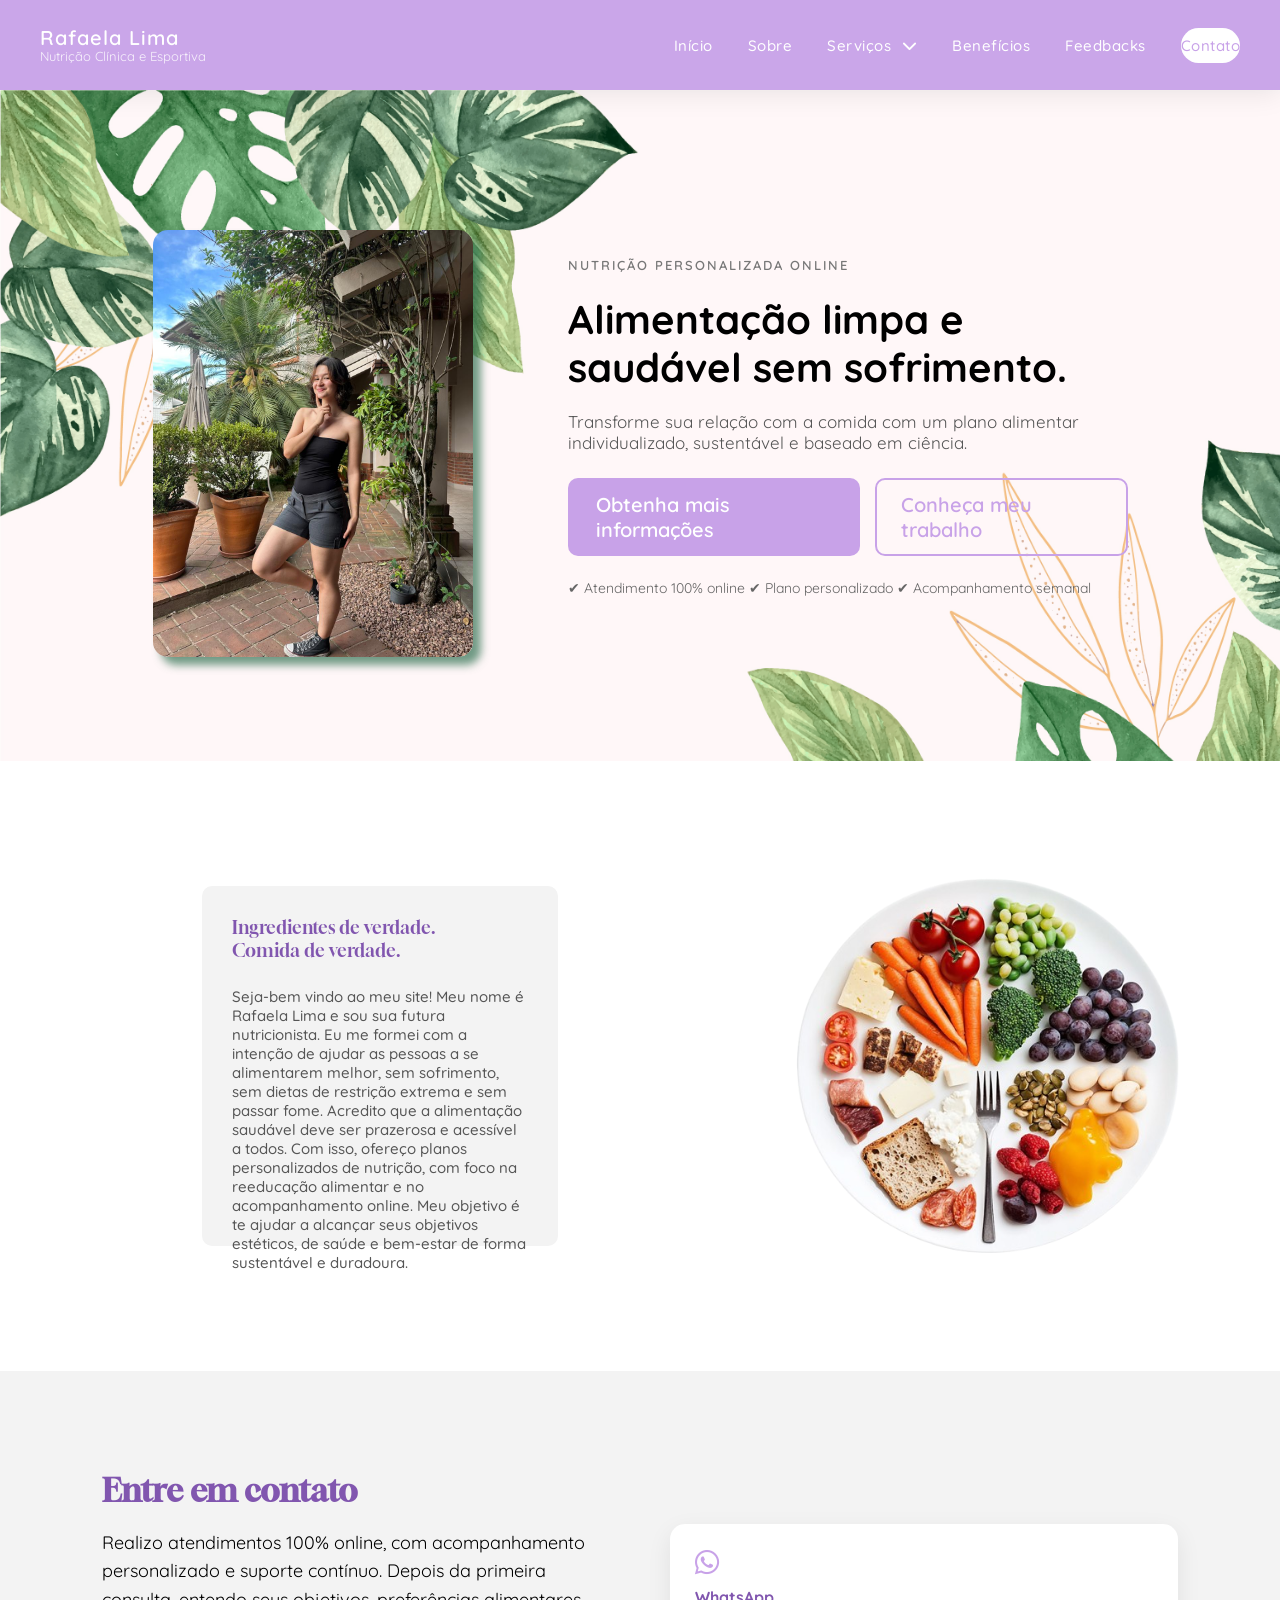
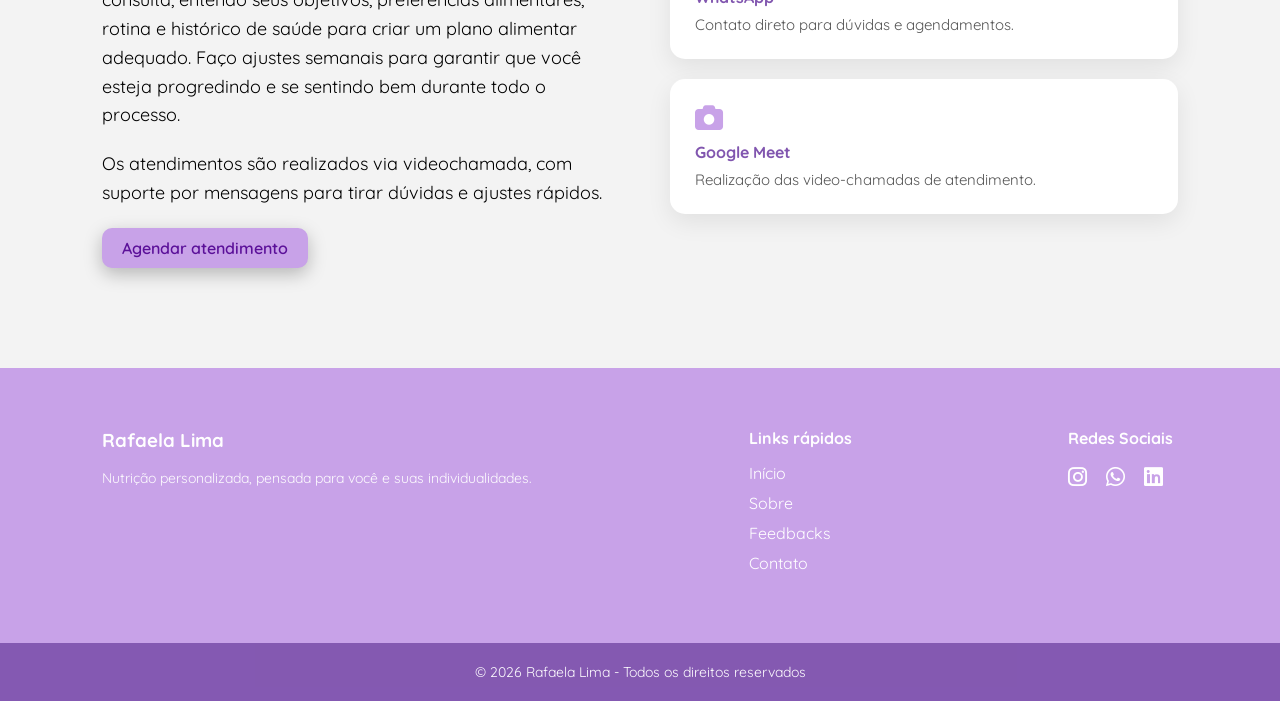
<file: index.html>
<!DOCTYPE html>
<html lang="pt-BR">

<head>
    <meta charset="UTF-8">
    <meta name="viewport" content="width=device-width, initial-scale=1.0">
    <link rel="stylesheet" href="style.css">
    <link rel="stylesheet" href="feedback.css">
    <link rel="stylesheet" href="https://cdnjs.cloudflare.com/ajax/libs/font-awesome/6.4.0/css/all.min.css">
    <script src="index.js"></script>
    <title>Eat Real Food</title>
</head>

<body>
    <header>
        <nav class="nav">

            <div class="logo">
                <h2>Rafaela Lima</h2>
                <span>Nutrição Clínica e Esportiva</span>
            </div>

            <ul class="menu">
                <li><a href="index.html">Início</a></li>
                <li><a href="index.html#sobre">Sobre</a></li>
                <li class="dropdown">
                    <a href="#">Serviços <i class="fas fa-chevron-down arrow"></i></a>
                    <ul class="submenu">
                        <li><a href="#">Planos alimentares</a></li>
                        <li><a href="#">Consultoria individual</a></li>
                        <li><a href="#">Acompanhamento online</a></li>
                        <li><a href="#">Reeducação alimentar</a></li>
                    </ul>
                </li>
                <li><a href="beneficios.html">Benefícios</a></li>
                <li><a href="feedback.html">Feedbacks</a></li>
                <li><a href="index.html#contato" class="btn-nav">Contato</a></li>
            </ul>
        </nav>
    </header>
    <main>
        <section id="inicio">
            <div class="imagem">
                <img src="img/eu.jpeg" alt="Rafaela Lima Nutricionista">
            </div>

            <div class="texto">
                <span class="subtitulo">Nutrição Personalizada Online</span>

                <h1>
                    Alimentação limpa e saudável
                    sem sofrimento.
                </h1>

                <p class="descricao">
                    Transforme sua relação com a comida com um plano alimentar
                    individualizado, sustentável e baseado em ciência.
                </p>

                <div class="botoes">
                    <a href="https://wa.me/555194653686?text=Ol%C3%A1,%20gostaria%20de%20agendar%20uma%20consulta"
                        target="_blank" class="botao1">
                        Obtenha mais informações
                    </a>

                    <a href="#sobre" class="botao2">
                        Conheça meu trabalho
                    </a>
                </div>

                <div class="beneficios">
                    ✔ Atendimento 100% online
                    ✔ Plano personalizado
                    ✔ Acompanhamento semanal
                </div>
            </div>
        </section>
    </main>

    <section id="sobre">
        <div class="sobreconteudo">
            <div id="fundo">
                <span class="diferente">
                    Ingredientes de verdade. <br>
                    Comida de verdade.
                </span>

                <div class="sobre-texto">
                    <p>
                        Seja-bem vindo ao meu site! Meu nome é Rafaela Lima e sou sua futura nutricionista.
                        Eu me formei com a intenção de ajudar as pessoas a se alimentarem melhor, sem sofrimento,
                        sem dietas de restrição extrema e sem passar fome.
                        Acredito que a alimentação saudável deve ser prazerosa e acessível a todos.
                        Com isso, ofereço planos personalizados de nutrição, com foco na reeducação alimentar
                        e no acompanhamento online. Meu objetivo é te ajudar a alcançar seus objetivos estéticos,
                        de saúde e bem-estar de forma sustentável e duradoura.
                    </p>
                </div>
            </div>

            <div id="foto2">
                <img src="img/prato.png" alt="">
            </div>

        </div>

    </section>
    <section id="contato">
        <div class="contato">
            <div class="contatotexto">
                <h2>Entre em contato</h2>
                <p>
                    Realizo atendimentos 100% online, com acompanhamento personalizado e suporte contínuo.
                    Depois da primeira consulta, entendo seus objetivos, preferências alimentares, rotina e
                    histórico de saúde para criar um plano alimentar
                    adequado. Faço ajustes semanais para garantir que você esteja progredindo e
                    se sentindo bem durante todo o processo.
                </p>

                <p>
                    Os atendimentos são realizados via videochamada, com suporte por mensagens para tirar dúvidas e
                    ajustes rápidos.

                </p>

                <a href="contato.html" class="botao">Agendar atendimento</a>
            </div>
            <div class="contatocards">

                <div class="cardcontato">
                    <i class="fab fa-whatsapp"></i>
                    <h4>WhatsApp</h4>
                    <p>Contato direto para dúvidas e agendamentos.</p>
                </div>

                <div class="cardcontato">
                    <i class="fa-solid fa-camera"></i>
                    <h4>Google Meet</h4>
                    <p>Realização das video-chamadas de atendimento.</p>
                </div>

            </div>

        </div>

        </div>

    </section>

    <footer class="footer">
        <div class="footerconteudo">

            <div class="footer2">
                <h3>Rafaela Lima</h3>
                <p>Nutrição personalizada, pensada para você e suas individualidades.</p>
            </div>

            <div class="footer2">
                <h4>Links rápidos</h4>
                <ul>
                    <li><a href="#inicio">Início</a></li>
                    <li><a href="#sobre">Sobre</a></li>
                    <li><a href="feedback.html">Feedbacks</a></li>
                    <li><a href="contato.html">Contato</a></li>
                </ul>
            </div>

            <div class="footer2">
                <h4>Redes Sociais</h4>
                <div class="icones">
                    <a href="https://www.instagram.com/rr4lima/"><i class="fab fa-instagram"></i></a>
                    <a href="https://wa.me/5551994653686"><i class="fab fa-whatsapp"></i></a>
                    <a href="#"><i class="fab fa-linkedin"></i></a>
                </div>
            </div>

        </div>

        <div class="footerBotao">
            <p>© 2026 Rafaela Lima - Todos os direitos reservados </p>
        </div>
    </footer>

    <a href="#inicio" class="btn-topo">
        <i class="fas fa-arrow-up"></i>
    </a>
</body>
</file>
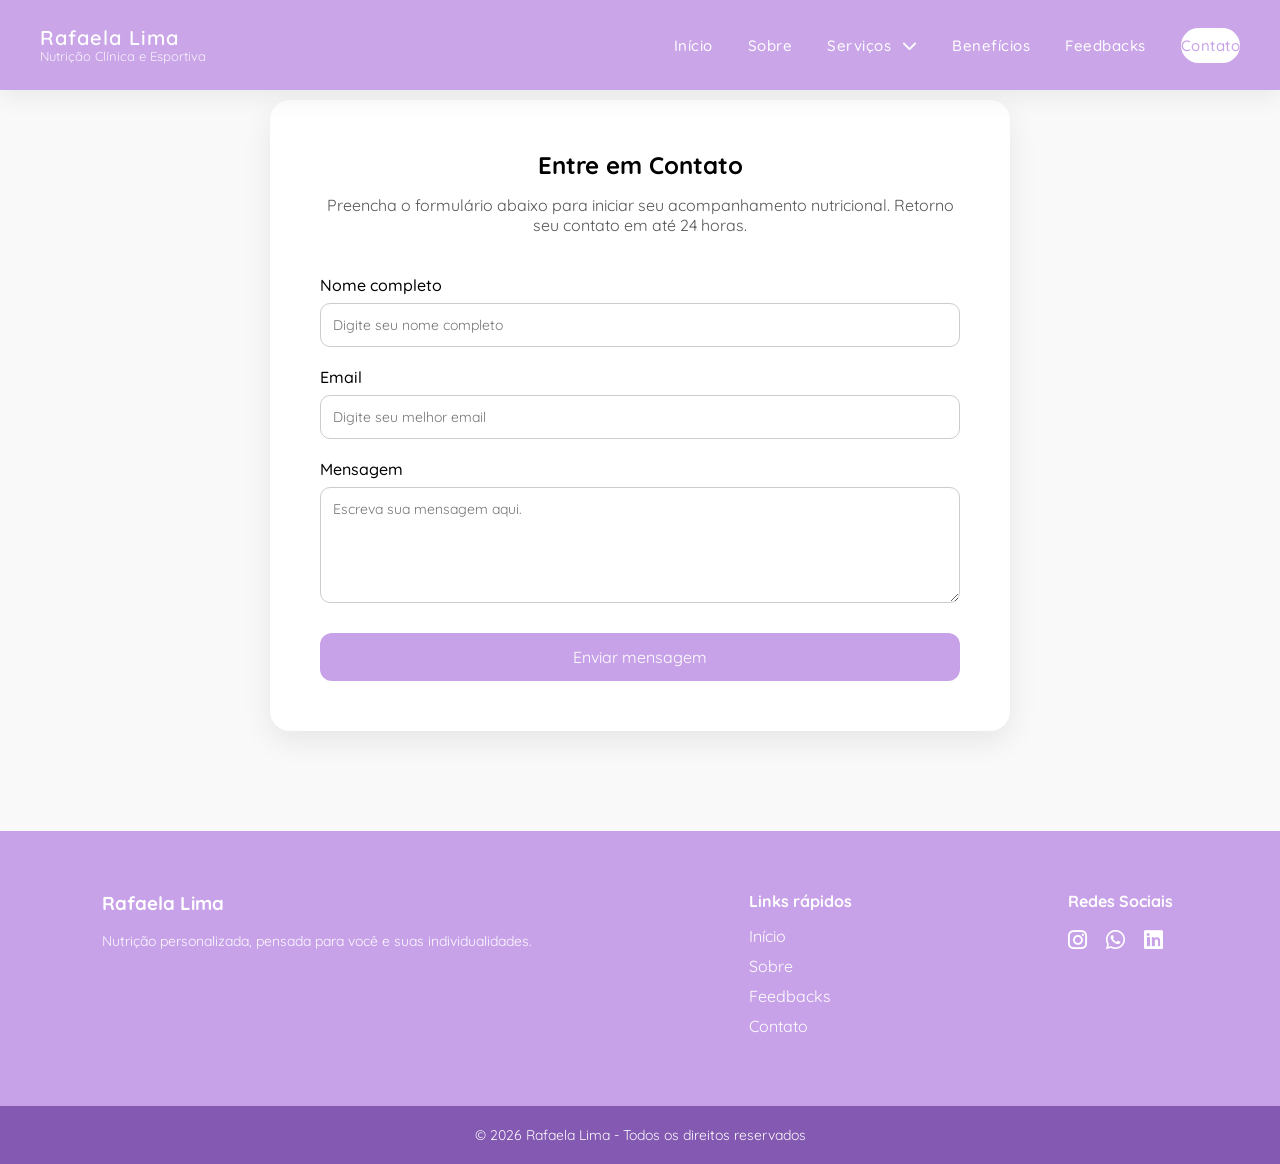
<file: contato.html>
<!DOCTYPE html>
<html lang="pt-br">

<head>
    <meta charset="UTF-8">
    <title>Contato - Rafaela Lima</title>
    <meta name="viewport" content="width=device-width, initial-scale=1.0">

    <link rel="stylesheet" href="style.css">
    <link rel="stylesheet" href="contato.css">
    <link rel="stylesheet" href="https://cdnjs.cloudflare.com/ajax/libs/font-awesome/6.4.0/css/all.min.css">
</head>

<body>

       <header>
    <nav class="nav">
        
        <div class="logo">
            <h2>Rafaela Lima</h2>
            <span>Nutrição Clínica e Esportiva</span>
        </div>

        <ul class="menu">
            <li><a href="index.html">Início</a></li>
            <li><a href="index.html#sobre">Sobre</a></li>
            <li class="dropdown">
                <a href="#">Serviços <i class="fas fa-chevron-down arrow"></i></a>
                <ul class="submenu">
                    <li><a href="#">Planos alimentares</a></li>
                    <li><a href="#">Consultoria individual</a></li>
                    <li><a href="#">Acompanhamento online</a></li>
                    <li><a href="#">Reeducação alimentar</a></li>
                </ul>
            </li>
            <li><a href="beneficios.html">Benefícios</a></li>
            <li><a href="feedback.html">Feedbacks</a></li>
            <li><a href="index.html#contato" class="btn-nav">Contato</a></li>
        </ul>
    </nav>
</header>

    <section class="contatoSection">
        <div class="contatoform">

            <h1>Entre em Contato</h1>
            <p>
                Preencha o formulário abaixo para iniciar seu acompanhamento nutricional.
                Retorno seu contato em até 24 horas.
            </p>

            <form action="#" method="POST" class="formContato">

                <div class="campo">
                    <label for="nome">Nome completo</label>
                    <input 
                        type="text" 
                        id="nome" 
                        name="nome" 
                        placeholder="Digite seu nome completo"
                        required>
                </div>

                <div class="campo">
                    <label for="email">Email</label>
                    <input 
                        type="email" 
                        id="email" 
                        name="email" 
                        placeholder="Digite seu melhor email"
                        required>
                </div>

                <div class="campo">
                    <label for="mensagem">Mensagem</label>
                    <textarea 
                        id="mensagem" 
                        name="mensagem" 
                        rows="5"
                        placeholder="Escreva sua mensagem aqui."
                        required></textarea>
                </div>

                <button type="submit" class="botaoPrincipal">
                    Enviar mensagem
                </button>

            </form>

        </div>
    </section>

    <footer class="footer">
        <div class="footerconteudo">

            <div class="footer2">
                <h3>Rafaela Lima</h3>
                <p>Nutrição personalizada, pensada para você e suas individualidades.</p>
            </div>

            <div class="footer2">
                <h4>Links rápidos</h4>
                <ul>
                    <li><a href="index.html">Início</a></li>
                    <li><a href="index.html#sobre">Sobre</a></li>
                    <li><a href="feedback.html">Feedbacks</a></li>
                    <li><a href="index.html#contato">Contato</a></li>
                </ul>
            </div>

            <div class="footer2">
                <h4>Redes Sociais</h4>
                <div class="icones">
                   <a href="https://www.instagram.com/rr4lima/"><i class="fab fa-instagram"></i></a>
                    <a href="https://wa.me/5551994653686"><i class="fab fa-whatsapp"></i></a>
                    <a href="#"><i class="fab fa-linkedin"></i></a>
                </div>
            </div>

        </div>

        <div class="footerBotao">
            <p>© 2026 Rafaela Lima - Todos os direitos reservados</p>
        </div>
    </footer>

</body>

</html>
</file>
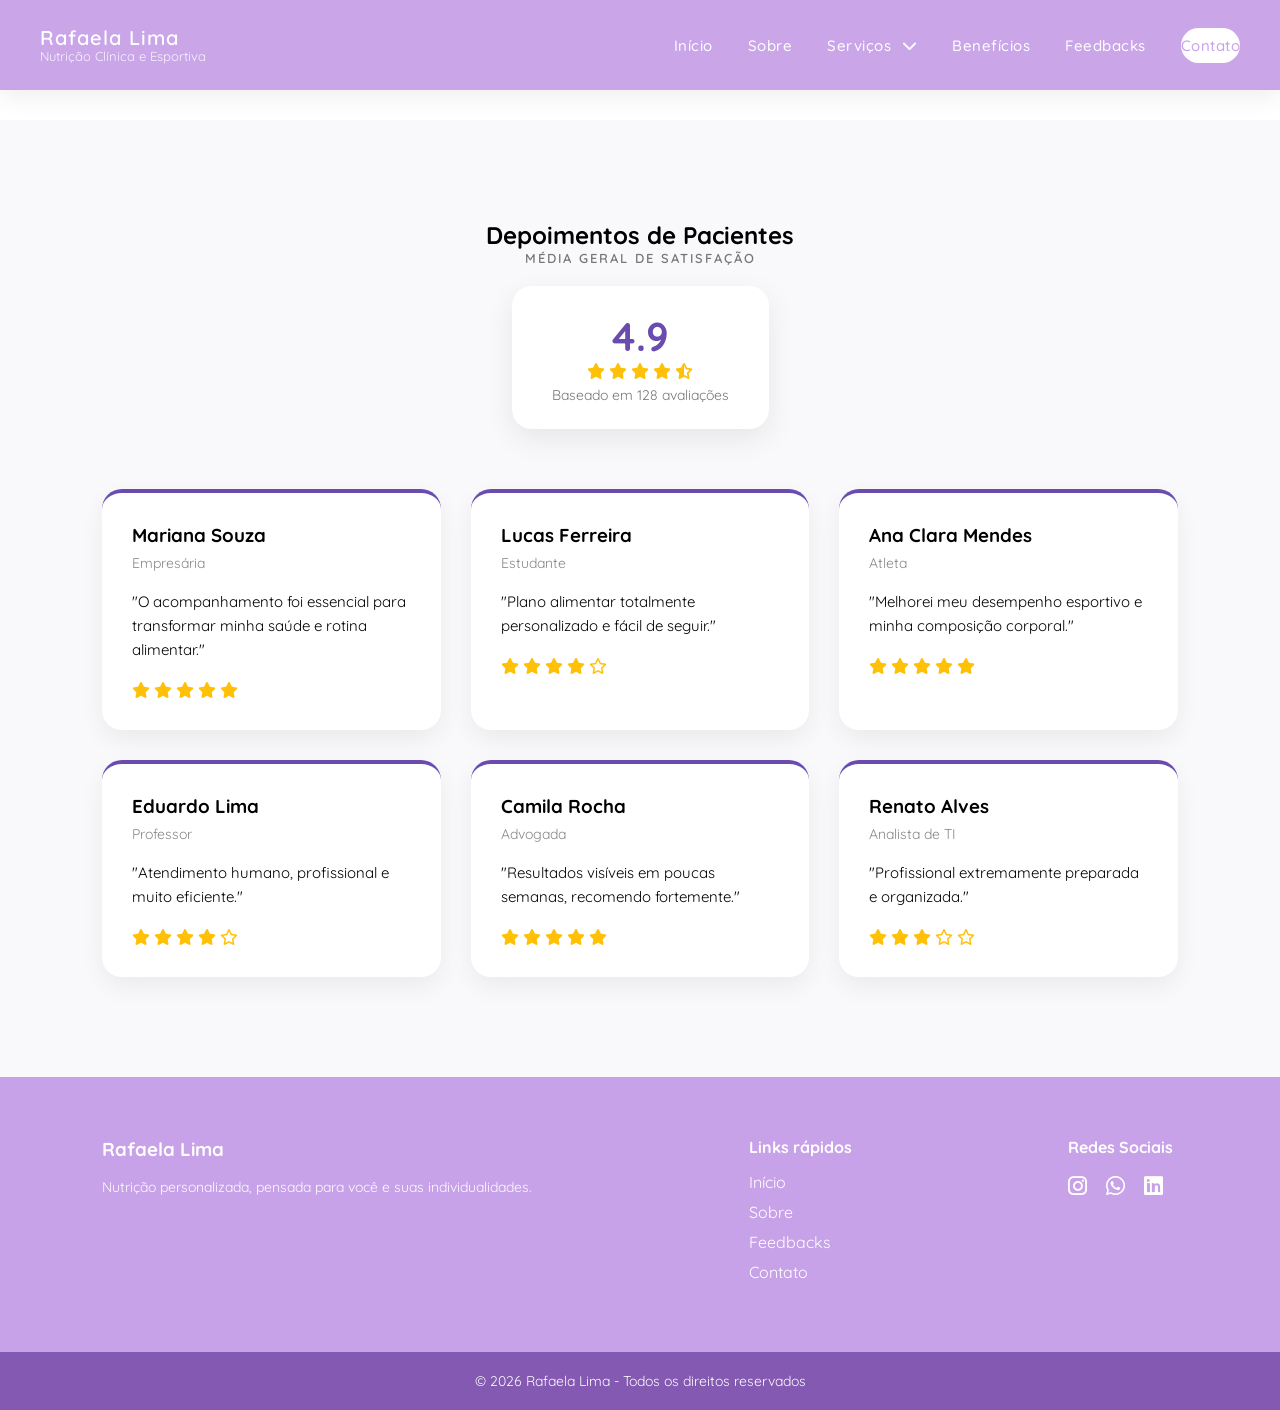
<file: feedback.html>
<!DOCTYPE html>
<html lang="pt-br">

<head>
    <meta charset="UTF-8">
    <title>Depoimentos - Rafaela Lima</title>
    <meta name="viewport" content="width=device-width, initial-scale=1.0">

    <link rel="stylesheet" href="style.css">
    <link rel="stylesheet" href="feedback.css">
    <link rel="stylesheet" href="https://cdnjs.cloudflare.com/ajax/libs/font-awesome/6.5.0/css/all.min.css">
</head>

<body>

      <header>
    <nav class="nav">
        
        <div class="logo">
            <h2>Rafaela Lima</h2>
            <span>Nutrição Clínica e Esportiva</span>
        </div>

        <ul class="menu">
            <li><a href="index.html">Início</a></li>
            <li><a href="index.html#sobre">Sobre</a></li>
            <li class="dropdown">
                <a href="#">Serviços <i class="fas fa-chevron-down arrow"></i></a>
                <ul class="submenu">
                    <li><a href="#">Planos alimentares</a></li>
                    <li><a href="#">Consultoria individual</a></li>
                    <li><a href="#">Acompanhamento online</a></li>
                    <li><a href="#">Reeducação alimentar</a></li>
                </ul>
            </li>
            <li><a href="beneficios.html">Benefícios</a></li>
            <li><a href="feedback.html">Feedbacks</a></li>
            <li><a href="index.html#contato" class="btn-nav">Contato</a></li>
        </ul>
    </nav>
</header>
    <section class="feedbacks">

        <div class="feedbacktitulo">
            <h1>Depoimentos de Pacientes</h1>
            <p class="subtitulo">Média geral de satisfação</p>

            <div class="nota">
                <span class="notanumero">4.9</span>

                <div class="estrelinhas">
                    <i class="fas fa-star"></i>
                    <i class="fas fa-star"></i>
                    <i class="fas fa-star"></i>
                    <i class="fas fa-star"></i>
                    <i class="fas fa-star-half-alt"></i>
                </div>

                <span class="total">Baseado em 128 avaliações</span>
            </div>
        </div>

        <div class="feedbackss">

            <div class="feedbackcard">
                <h3>Mariana Souza</h3>
                <span class="cargo">Empresária</span>
                <p>"O acompanhamento foi essencial para transformar minha saúde e rotina alimentar."</p>
                <div class="estrelinhas">
                    <i class="fas fa-star"></i>
                    <i class="fas fa-star"></i>
                    <i class="fas fa-star"></i>
                    <i class="fas fa-star"></i>
                    <i class="fas fa-star"></i>
                </div>
            </div>

            <div class="feedbackcard">
                <h3>Lucas Ferreira</h3>
                <span class="cargo">Estudante</span>
                <p>"Plano alimentar totalmente personalizado e fácil de seguir."</p>
                <div class="estrelinhas">
                    <i class="fas fa-star"></i>
                    <i class="fas fa-star"></i>
                    <i class="fas fa-star"></i>
                    <i class="fas fa-star"></i>
                    <i class="far fa-star"></i>
                </div>
            </div>

            <div class="feedbackcard">
                <h3>Ana Clara Mendes</h3>
                <span class="cargo">Atleta</span>
                <p>"Melhorei meu desempenho esportivo e minha composição corporal."</p>
                <div class="estrelinhas">
                    <i class="fas fa-star"></i>
                    <i class="fas fa-star"></i>
                    <i class="fas fa-star"></i>
                    <i class="fas fa-star"></i>
                    <i class="fas fa-star"></i>
                </div>
            </div>

            <div class="feedbackcard">
                <h3>Eduardo Lima</h3>
                <span class="cargo">Professor</span>
                <p>"Atendimento humano, profissional e muito eficiente."</p>
                <div class="estrelinhas">
                    <i class="fas fa-star"></i>
                    <i class="fas fa-star"></i>
                    <i class="fas fa-star"></i>
                    <i class="fas fa-star"></i>
                     <i class="far fa-star"></i>
                </div>
            </div>

            <div class="feedbackcard">
                <h3>Camila Rocha</h3>
                <span class="cargo">Advogada</span>
                <p>"Resultados visíveis em poucas semanas, recomendo fortemente."</p>
                <div class="estrelinhas">
                    <i class="fas fa-star"></i>
                    <i class="fas fa-star"></i>
                    <i class="fas fa-star"></i>
                    <i class="fas fa-star"></i>
                    <i class="fas fa-star"></i>
                </div>
            </div>

            <div class="feedbackcard">
                <h3>Renato Alves</h3>
                <span class="cargo">Analista de TI</span>
                <p>"Profissional extremamente preparada e organizada."</p>
                <div class="estrelinhas">
                    <i class="fas fa-star"></i>
                    <i class="fas fa-star"></i>
                    <i class="fas fa-star"></i>
                     <i class="far fa-star"></i>
                      <i class="far fa-star"></i>
                </div>
            </div>
        </div>
    </section>

    <footer class="footer">
        <div class="footerconteudo">

            <div class="footer2">
                <h3>Rafaela Lima</h3>
                <p>Nutrição personalizada, pensada para você e suas individualidades.</p>
            </div>

            <div class="footer2">
                <h4>Links rápidos</h4>
                <ul>
                    <li><a href="index.html">Início</a></li>
                    <li><a href="index.html#sobre">Sobre</a></li>
                    <li><a href="feedback.html">Feedbacks</a></li>
                    <li><a href="index.html#contato">Contato</a></li>
                </ul>
            </div>

            <div class="footer2">
                <h4>Redes Sociais</h4>
                <div class="icones">
                    <a href="https://www.instagram.com/rr4lima/"><i class="fab fa-instagram"></i></a>
                    <a href="https://wa.me/5551994653686"><i class="fab fa-whatsapp"></i></a>
                    <a href="#"><i class="fab fa-linkedin"></i></a>
                </div>
            </div>

        </div>

        <div class="footerBotao">
            <p>© 2026 Rafaela Lima - Todos os direitos reservados</p>
        </div>
    </footer>

</body>

</html>
</file>
<file: style.css>
@import url('https://fonts.googleapis.com/css2?family=Gloock&family=Inter:ital,opsz,wght@0,14..32,100..900;1,14..32,100..900&family=Playfair+Display:ital,wght@0,400..900;1,400..900&display=swap');

@import url('https://fonts.googleapis.com/css2?family=Quicksand:wght@300..700&display=swap');

* {
    margin: 0;
    padding: 0;
    font-family: 'Quicksand', sans-serif;
}

html {
    scroll-behavior: smooth;
}

body {
    min-height: 100vh;
    display: flex;
    flex-direction: column;
    overflow-x: hidden;
}

main {
    flex: 1;
    margin-top: 90px;
}

header {
    width: 100%;
    height: 90px;
    position: fixed;
    top: 0;
    z-index: 999;

    background: rgba(200, 162, 232, 0.95);
    backdrop-filter: blur(8px);
    box-shadow: 0 5px 25px rgba(0, 0, 0, 0.08);

    display: flex;
    justify-content: center;
}

.nav ul {
    list-style: none;
    display: flex;
    gap: 35px;
    align-items: center;
    justify-content: flex-end;
}

.nav a {
    color: #ffffff;
    text-decoration: none;
    font-weight: 500;
    font-size: 15px;
    letter-spacing: 0.5px;
    position: relative;
    padding: 8px 0;
    transition: 0.3s ease;
}

.nav a:hover {
    opacity: 0.8;
}

.nav a::after {
    content: "";
    position: absolute;
    left: 0;
    bottom: 0;
    width: 100%;
    height: 2px;
    background: white;
    transform: scaleX(0);
    transform-origin: left;
    transition: transform 0.3s ease;
}

.nav a:hover::after,
.nav a.active::after {
    transform: scaleX(1);
}

.nav a .desc {
    position: absolute;
    left: 50%;
    transform: translateX(-50%);
    top: 100%;
    margin-top: 8px;
    background: rgba(255, 255, 255, 0.15);
    padding: 6px 12px;
    border-radius: 6px;
    font-size: 12px;
    white-space: nowrap;
    opacity: 0;
    transition: .25s ease;
    pointer-events: none;
}

.nav a:hover .desc {
    opacity: 1;
    margin-top: 4px;
}

.nav {
    width: 100%;
    max-width: 1200px;
    display: flex;
    justify-content: space-between;
    align-items: center;
}

.dropdown {
    position: relative;
}

.submenu {
    position: absolute;
    top: 120%;
    left: 0;

    background: white;
    border-radius: 12px;
    padding: 18px 22px;

    list-style: none;
    display: flex;
    flex-direction: column;
    gap: 12px;

    opacity: 0;
    visibility: hidden;
    transform: translateY(-8px);
    transition: 0.25s ease;

    box-shadow: 0 15px 40px rgba(0, 0, 0, 0.12);
}

.dropdown:hover .submenu {
    opacity: 1;
    visibility: visible;
    transform: translateY(0);
}

.submenu a {
    color: #8156af !important;
    font-weight: 500;
    text-decoration: none;
}

.submenu a:hover {
    color: #C8A2E8 !important;
}

.arrow {
    display: inline-block;
    margin-left: 6px;
    transition: transform 0.3s ease;
}

.dropdown:hover .arrow {
    transform: rotate(180deg);
}

.btn-nav {
    background: white;
    color: #C8A2E8 !important;
    padding: 8px 20px;
    border-radius: 30px;
    font-weight: 600;
    transition: 0.3s ease;
}

.btn-nav:hover {
    background: #f3e8ff;
    transform: translateY(-2px);
}

.logo {
    display: flex;
    flex-direction: column;
    line-height: 1.1;
}

.logo h2 {
    color: white;
    font-size: 20px;
    font-weight: 600;
    letter-spacing: 1px;
}

.logo span {
    color: rgba(255, 255, 255, 0.85);
    font-size: 13px;
}

.menu {
    list-style: none;
    display: flex;
    gap: 30px;
    align-items: center;
}

.menu a {
    color: white;
    text-decoration: none;
    font-size: 15px;
    font-weight: 500;
    position: relative;
    transition: 0.3s ease;
}

.menu a::after {
    content: "";
    position: absolute;
    left: 0;
    bottom: -5px;
    width: 100%;
    height: 2px;
    background: white;
    transform: scaleX(0);
    transform-origin: left;
    transition: transform 0.3s ease;
}

.menu a:not(.btn-nav):hover::after {
    transform: scaleX(1);
}

.botao {
    display: inline-block;
    background: #C8A2E8;
    color: #5b1099;
    padding: 10px 20px;
    border-radius: 10px;
    text-decoration: none;
    font-weight: 600;
    box-shadow: 0 6px 18px rgba(0, 0, 0, 0.25);
    transition: transform .18s ease;
}

.botao:hover {
    transform: translateY(5px);
}

#inicio {
    display: flex;
    align-items: center;
    justify-content: center;
    gap: 80px;
    padding: 100px 8%;
    background-color: #f9f9f9;
    background-image: url(img/7782154.jpg);
    background-repeat: no-repeat;
    background-size: cover;
    
}

.imagem img {
    width: 380px;
    border-radius: 20px;
    box-shadow: 0 10px 30px rgba(0, 0, 0, 0.08);
}

.texto {
    max-width: 500px;
}

.subtitulo {
    font-size: 13px;
    text-transform: uppercase;
    letter-spacing: 2px;
    color: #888;
    font-weight: 600;
}

#inicio h1 {
    font-size: 40px;
    line-height: 1.2;
    margin: 20px 0;
}

.descricao {
    font-size: 17px;
    color: #555;
    margin-bottom: 25px;
}

.botoes {
    display: flex;
    gap: 15px;
    margin-bottom: 20px;
}

.botao1 {
    background-color: #C8A2E8;
    color: white;
    padding: 14px 28px;
    border-radius: 10px;
    text-decoration: none;
    font-weight: 600;
    transition: 0.3s;
}

.botao1:hover {
    background-color: #976eba;
}

.botao2 {
    border: 2px solid #C8A2E8;
    color: #C8A2E8;
    padding: 12px 24px;
    border-radius: 10px;
    text-decoration: none;
    font-weight: 600;
    transition: 0.3s;
}

.botao2:hover {
    background-color: #C8A2E8;
    color: white;
}

.beneficios {
    font-size: 14px;
    color: #666;
    line-height: 1.8;
}

.imagem img {
    width: 380px;
    border-radius: 20px;
}

.texto {
    max-width: 560px;
    font-size: 20px;
}

.texto h1 {
    color: #000000;
    margin-bottom: 20px;
}

.texto h5 {
    color: #C8A2E8;
    line-height: 1.6;
}

.imagem img {
    width: 320px;
    max-width: 90vw;
    border-radius: 15px;
    margin-right: 15px;
    margin-top: 40px;
    box-shadow: 8px 8px 8px #2f6f4eaf;
}

#fundo {
    background-color: #f3f3f3;
    width: 500px;
    height: 630px;
    border-radius: 10px;
    padding: 30px;
    margin-left: 100px;
}

#sobretext {
    font-size: 17px;
}

#foto2 img {
    max-width: 300px;
    height: auto;
    border-radius: 10px;
}

.footer {
    background: #C8A2E8;
    color: #ffffff;
    margin-top: auto;
}

.footerconteudo {
    display: flex;
    justify-content: space-between;
    padding: 60px 8%;
    flex-wrap: wrap;
    gap: 40px;
}

.footer2 h3,
.footer2 h4 {
    margin-bottom: 15px;
    color: #ffffff;
}

.footer2 p {
    line-height: 1.6;
    font-size: 14px;
    opacity: 0.95;
}

.footer2 ul {
    list-style: none;
}

.footer2 ul li {
    margin-bottom: 10px;
}

.footer2 ul li a {
    text-decoration: none;
    color: #ffffff;
    transition: 0.3s;
}

.footer2 ul li a:hover {
    color: #8156af;
}

.icones a {
    color: #ffffff;
    font-size: 22px;
    margin-right: 15px;
    transition: 0.3s;
}

.icones a:hover {
    color: #8156af;
    transform: scale(1.2);
}

.footerBotao {
    text-align: center;
    padding: 20px;
    background: #8156af;
    font-size: 14px;
    opacity: 0.95;
    color: #ffffff;
}

.diferente {
    font-family: 'Gloock', sans-serif;
    font-size: 15px;
    color: #8156af;
    margin-bottom: 20px;
}

#sobre p {
    font-size: 15px;
}

#foto2 img {

    width: 420px;
    max-width: 100%;
    height: auto;
    margin-left: 150px;
}


#contato {
    background-color: #f3f3f3;
    padding: 100px 8%;
}

.contato {
    display: flex;
    justify-content: space-between;
    align-items: center;
    gap: 60px;
    flex-wrap: wrap;
}

.contatotexto {
    flex: 1;
    min-width: 300px;
}

.contatotexto h2 {
    font-size: 32px;
    margin-bottom: 20px;
    color: #8156af;
    font-family: 'Gloock', serif;
}

.contatotexto p {
    margin-bottom: 20px;
    font-size: 18px;
    line-height: 1.6;
}

.contatocards {
    flex: 1;
    display: flex;
    flex-direction: column;
    gap: 20px;
    min-width: 280px;
}

.cardcontato {
    background: white;
    padding: 25px;
    border-radius: 15px;
    box-shadow: 0 8px 25px rgba(0, 0, 0, 0.08);
    transition: 0.3s ease;
}

.cardcontato:hover {
    transform: translateY(-5px);
}

.cardcontato i {
    font-size: 28px;
    color: #C8A2E8;
    margin-bottom: 10px;
}

.cardcontato h4 {
    margin-bottom: 8px;
    color: #8156af;
}

.cardcontato p {
    font-size: 15px;
    color: #555;
}

#sobre {
    padding: 100px 8%;
    background-color: #ffffff;
}

.sobreconteudo {
    display: flex;
    align-items: center;
    justify-content: space-between;
    gap: 70px;
}

#fundo {
    background-color: #f3f3f3;
    width: 600px;
    height: 300px;
    border-radius: 10px;
    padding: 30px;
    margin-left: 100px;
}

.diferente {
    font-size: 18px;
    font-weight: 70;
    line-height: 1.3;
    display: block;
    margin-bottom: 25px;
}

.sobre-texto p {
    font-size: 17px;
    color: #555;
    font-weight: 500;

}

#foto2 img {
    width: 420px;
    border-radius: 20px;
    margin-right: 400px;
}

.btn-topo {
    position: fixed;
    bottom: 30px;
    right: 30px;

    width: 50px;
    height: 50px;

    background: #C8A2E8;
    color: white;

    display: flex;
    align-items: center;
    justify-content: center;

    border-radius: 50%;
    text-decoration: none;
    font-size: 18px;

    box-shadow: 0 8px 25px rgba(0, 0, 0, 0.15);

    opacity: 0;
    visibility: hidden;
    transform: translateY(10px);
    transition: 0.3s ease;

    z-index: 1000;
}

.btn-topo:hover {
    background: #8156af;
    transform: translateY(-3px);
}

.btn-topo.show {
    opacity: 1;
    visibility: visible;
    transform: translateY(0);
}

@media (max-width: 1024px) {
    #inicio {
        flex-direction: column;
        gap: 40px;
        padding: 80px 5%;
        text-align: center;
    }

    .imagem img {
        width: 70%;
        margin: 0 auto;
    }

    .texto {
        max-width: 100%;
    }

    #sobre .sobreconteudo {
        flex-direction: column;
        gap: 40px;
        text-align: center;
    }

    #fundo {
        margin-left: 0;
        width: 100%;
        height: auto;
    }

    #foto2 img {
        margin: 0 auto;
        width: 80%;
    }

    .contato {
        flex-direction: column;
        gap: 40px;
    }

    .contatocards {
        flex-direction: row;
        flex-wrap: wrap;
        justify-content: center;
    }

    .cardcontato {
        width: 45%;
    }
}

@media (max-width: 768px) {
    .nav ul {
        gap: 20px;
        flex-direction: column;
        background: rgba(200, 162, 232, 0.95);
        position: fixed;
        top: 90px;
        right: -100%;
        width: 250px;
        height: calc(100% - 90px);
        padding: 30px;
        transition: 0.3s;
        border-radius: 10px 0 0 10px;
        flex-wrap: nowrap;
    }

    .nav ul.show {
        right: 0;
    }

    #inicio h1 {
        font-size: 32px;
    }

    .descricao {
        font-size: 16px;
    }

    .botoes {
        flex-direction: column;
    }

    .botao1, .botao2 {
        width: 100%;
        text-align: center;
    }

    .contatotexto h2 {
        font-size: 28px;
    }

    .contatotexto p {
        font-size: 16px;
    }

    .cardcontato {
        width: 100%;
    }
}

@media (max-width: 480px) {
    #inicio h1 {
        font-size: 26px;
    }

    .descricao {
        font-size: 14px;
    }

    .subtitulo {
        font-size: 12px;
    }

    .logo h2 {
        font-size: 18px;
    }

    .logo span {
        font-size: 12px;
    }

    .footerconteudo {
        flex-direction: column;
        gap: 30px;
        text-align: center;
    }

    #foto2 img {
        width: 100%;
        margin: 0 auto;
    }

    #fundo {
        padding: 20px;
    }

    .contatotexto h2 {
        font-size: 24px;
    }

}
</file>
<file: feedback.css>
.feedbacks {
    margin-top: 120px;
    padding: 100px 8%;
    background: #f9f9fb;
}

.feedbacktitulo {
    text-align: center;
    margin-bottom: 60px;
}

.feedback-header h1 {
    font-size: 34px;
    margin-bottom: 10px;
}

.subtitulo {
    color: #777;
    margin-bottom: 20px;
}

.nota {
    display: inline-block;
    background: white;
    padding: 25px 40px;
    border-radius: 20px;
    box-shadow: 0 10px 30px rgba(0,0,0,0.08);
}

.notanumero {
    font-size: 40px;
    font-weight: bold;
    color: #6a4caf;
}

.total {
    display: block;
    font-size: 14px;
    color: #777;
    margin-top: 5px;
}

.feedbackss {
    display: grid;
    grid-template-columns: repeat(auto-fit, minmax(280px, 1fr));
    gap: 30px;
}

.feedbackcard {
    background: white;
    padding: 30px;
    border-radius: 20px;
    box-shadow: 0 10px 25px rgba(0,0,0,0.06);
    transition: 0.3s ease;
    border-top: 4px solid #6a4caf;
}

.feedbackcard:hover {
    transform: translateY(-8px);
    box-shadow: 0 15px 35px rgba(0,0,0,0.12);
}

.feedbackcard h3 {
    margin-bottom: 5px;
}

.cargo {
    font-size: 14px;
    color: #888;
}

.feedbackcard p {
    margin: 18px 0;
    line-height: 1.6;
    font-size: 15px;
}

.estrelinhas {
    color: #ffc107;
}

/* ======= Media Queries Feedbacks ======= */

/* Tablets (até 1024px) */
@media (max-width: 1024px) {
    .feedbacks {
        padding: 80px 5%;
        margin-top: 100px;
    }

    .feedback-header h1 {
        font-size: 30px;
    }

    .subtitulo {
        font-size: 16px;
    }

    .nota {
        padding: 20px 30px;
    }

    .notanumero {
        font-size: 36px;
    }
}

@media (max-width: 768px) {
    .feedbacks {
        padding: 60px 4%;
        margin-top: 80px;
    }

    .feedback-header h1 {
        font-size: 28px;
    }

    .subtitulo {
        font-size: 15px;
    }

    .nota {
        padding: 15px 25px;
    }

    .notanumero {
        font-size: 32px;
    }

    .feedbackcard {
        padding: 20px;
    }

    .feedbackcard p {
        font-size: 14px;
    }
}

@media (max-width: 480px) {
    .feedbacks {
        padding: 40px 3%;
        margin-top: 60px;
    }

    .feedback-header h1 {
        font-size: 24px;
    }

    .subtitulo {
        font-size: 14px;
    }

    .nota {
        padding: 12px 20px;
    }

    .notanumero {
        font-size: 28px;
    }

    .feedbackcard {
        padding: 15px;
    }

    .feedbackcard p {
        font-size: 13px;
    }
}
</file>
<file: contato.css>
.contatoSection {
    padding: 100px 0;
    background: #f9f9f9;
}

.contatoform {
    width: 50%;
    margin: auto;
    background: white;
    padding: 50px;
    border-radius: 20px;
    box-shadow: 0 10px 30px rgba(0, 0, 0, 0.08);
}

.contatoform h1 {
    text-align: center;
    margin-bottom: 15px;
}

.contatoform p {
    text-align: center;
    margin-bottom: 40px;
    color: #555;
}

.formContato {
    display: flex;
    flex-direction: column;
    gap: 20px;
}

.campo {
    display: flex;
    flex-direction: column;
}

.campo label {
    margin-bottom: 8px;
    font-weight: 500;
}

.campo input,
.campo textarea {
    padding: 12px;
    border-radius: 10px;
    border: 1px solid #ccc;
    font-size: 14px;
    transition: 0.3s;
}

.campo input:focus,
.campo textarea:focus {
    border-color: #C8A2E8;
    outline: none;
}

.botaoPrincipal {
    margin-top: 10px;
    padding: 14px;
    background: #C8A2E8;
    color: white;
    border: none;
    border-radius: 12px;
    cursor: pointer;
    font-size: 16px;
    transition: 0.3s;
}

.botaoPrincipal:hover {
    background: #976eba;
}

@media (max-width: 1024px) {
    .contatoform {
        width: 70%;
        padding: 40px;
    }

    .campo input,
    .campo textarea {
        font-size: 13px;
    }

    .botaoPrincipal {
        font-size: 15px;
        padding: 12px;
    }
}

@media (max-width: 768px) {
    .contatoform {
        width: 85%;
        padding: 35px;
    }

    .campo input,
    .campo textarea {
        font-size: 13px;
        padding: 10px;
    }

    .botaoPrincipal {
        font-size: 14px;
        padding: 12px;
    }
}

@media (max-width: 480px) {
    .contatoform {
        width: 95%;
        padding: 25px;
    }

    .contatoform h1 {
        font-size: 24px;
    }

    .contatoform p {
        font-size: 14px;
        margin-bottom: 30px;
    }

    .campo input,
    .campo textarea {
        font-size: 12px;
        padding: 8px;
    }

    .botaoPrincipal {
        font-size: 14px;
        padding: 10px;
    }
}
</file>
